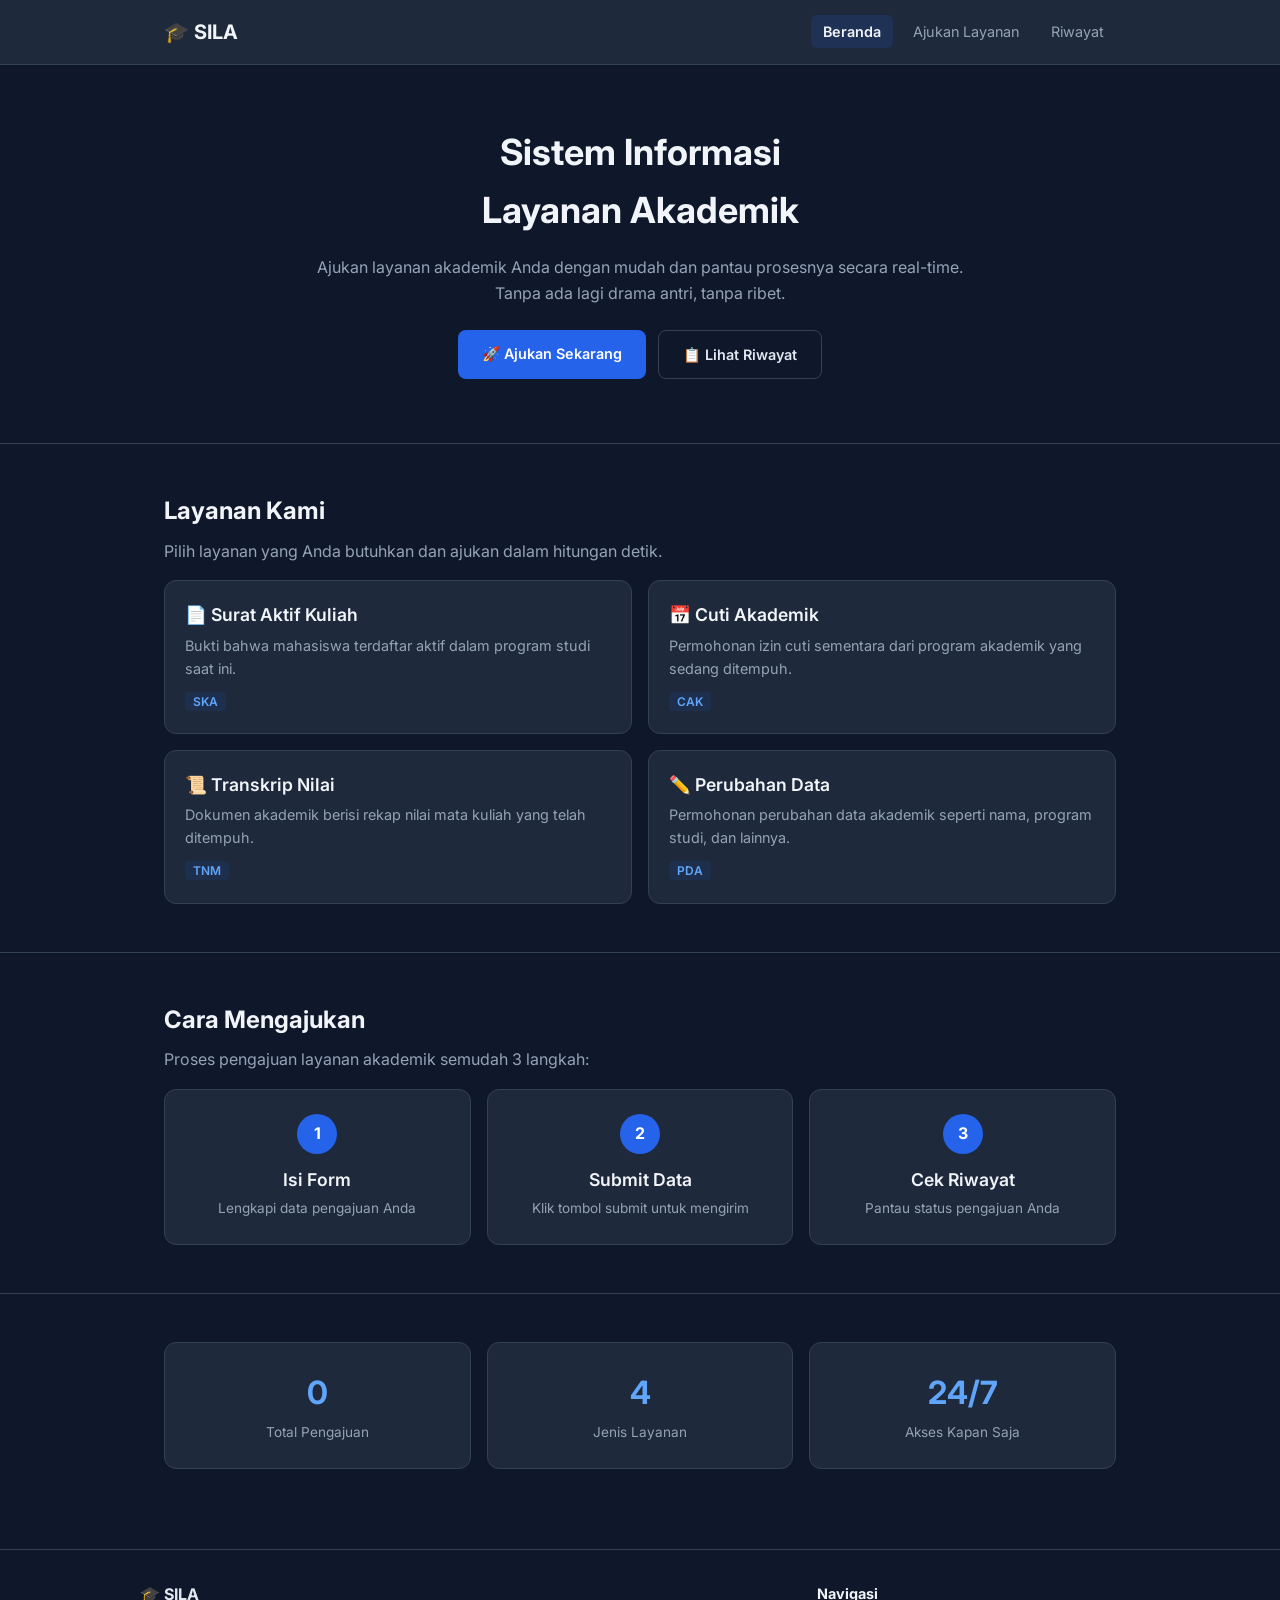
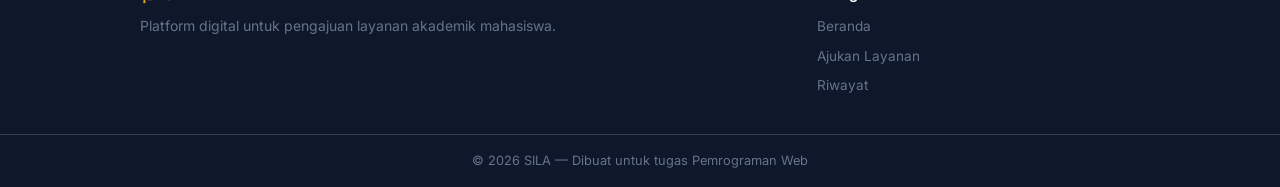
<file: index.html>
<!DOCTYPE html>
<html lang="id">

<head>
    <meta charset="UTF-8">
    <meta name="viewport" content="width=device-width, initial-scale=1.0">
    <title>SILA — Sistem Informasi Layanan Akademik</title>
    <link rel="preconnect" href="https://fonts.googleapis.com">
    <link rel="preconnect" href="https://fonts.gstatic.com" crossorigin>
    <link href="https://fonts.googleapis.com/css2?family=Inter:wght@400;600;700&display=swap" rel="stylesheet">
    <link rel="stylesheet" href="css/style.css">
</head>

<body>

    <header class="navbar">
        <div class="container navbar-inner">
            <a href="index.html" class="logo">🎓 SILA</a>
            
            <input type="checkbox" id="navToggle" class="nav-toggle">
            <label for="navToggle" class="hamburger">
                <span></span>
                <span></span>
                <span></span>
            </label>

            <nav>
                <ul class="nav-menu">
                    <li><a href="index.html" class="active">Beranda</a></li>
                    <li><a href="layanan.html">Ajukan Layanan</a></li>
                    <li><a href="riwayat.html">Riwayat</a></li>
                </ul>
            </nav>
        </div>
    </header>
    <main>

        <section class="hero">
            <div class="container">
                <h1>Sistem Informasi<br>Layanan Akademik</h1>
                <p>Ajukan layanan akademik Anda dengan mudah dan pantau prosesnya secara real-time.<br>Tanpa ada lagi drama antri,
                    tanpa ribet.</p>
                <div class="hero-buttons">
                    <a href="layanan.html" class="btn btn-primary">🚀 Ajukan Sekarang</a>
                    <a href="riwayat.html" class="btn btn-outline">📋 Lihat Riwayat</a>
                </div>
            </div>
        </section>
        
        <section class="section">
            <div class="container">
                <h2>Layanan Kami</h2>
                <p class="section-desc">Pilih layanan yang Anda butuhkan dan ajukan dalam hitungan detik.</p>
                <div class="cards-grid">
                    <article class="card">
                        <h3>📄 Surat Aktif Kuliah</h3>
                        <p>Bukti bahwa mahasiswa terdaftar aktif dalam program studi saat ini.</p>
                        <a href="layanan.html#ska" class="card-code">SKA</a> 
                    </article>
                    <article class="card">
                        <h3>📅 Cuti Akademik</h3>
                        <p>Permohonan izin cuti sementara dari program akademik yang sedang ditempuh.</p>
                        <a href="layanan.html#cak" class="card-code">CAK</a>
                    </article>
                    <article class="card">
                        <h3>📜 Transkrip Nilai</h3>
                        <p>Dokumen akademik berisi rekap nilai mata kuliah yang telah ditempuh.</p>
                        <a href="layanan.html#tnm" class="card-code">TNM</a>
                    </article>
                    <article class="card">
                        <h3>✏️ Perubahan Data</h3>
                        <p>Permohonan perubahan data akademik seperti nama, program studi, dan lainnya.</p>
                        <a href="layanan.html#pda" class="card-code">PDA</a>
                    </article>
                </div>
            </div>
        </section>

        <section class="section">
            <div class="container">
                <h2>Cara Mengajukan</h2>
                <p class="section-desc">Proses pengajuan layanan akademik semudah 3 langkah:</p>
                <div class="steps-grid">
                    <div class="step">
                        <div class="step-number">1</div>
                        <h3>Isi Form</h3>
                        <p>Lengkapi data pengajuan Anda</p>
                    </div>
                    <div class="step">
                        <div class="step-number">2</div>
                        <h3>Submit Data</h3>
                        <p>Klik tombol submit untuk mengirim</p>
                    </div>
                    <div class="step">
                        <div class="step-number">3</div>
                        <h3>Cek Riwayat</h3>
                        <p>Pantau status pengajuan Anda</p>
                    </div>
                </div>
            </div>
        </section>

        <section class="section">
            <div class="container">
                <div class="stats-grid">
                    <div class="stat">
                        <div class="stat-number">0</div>
                        <div class="stat-label">Total Pengajuan</div>
                    </div>
                    <div class="stat">
                        <div class="stat-number">4</div>
                        <div class="stat-label">Jenis Layanan</div>
                    </div>
                    <div class="stat">
                        <div class="stat-number">24/7</div>
                        <div class="stat-label">Akses Kapan Saja</div>
                    </div>
                </div>
            </div>
        </section>

    </main>

    <footer class="footer">
        <div class="container footer-inner">
            <div>
                <strong>🎓 SILA</strong>
                <p>Platform digital untuk pengajuan layanan akademik mahasiswa.</p>
            </div>
            <div class="footer-nav">
                <h4>Navigasi</h4>
                <ul>
                    <li><a href="index.html">Beranda</a></li>
                    <li><a href="layanan.html">Ajukan Layanan</a></li>
                    <li><a href="riwayat.html">Riwayat</a></li>
                </ul>
            </div>
        </div>
        <div class="footer-bottom">
            <div class="container">
                <p>&copy; 2026 SILA — Dibuat untuk tugas Pemrograman Web</p>
            </div>
        </div>
    </footer>
    <script src="js/script.js"></script>

</body>

</html>
</file>
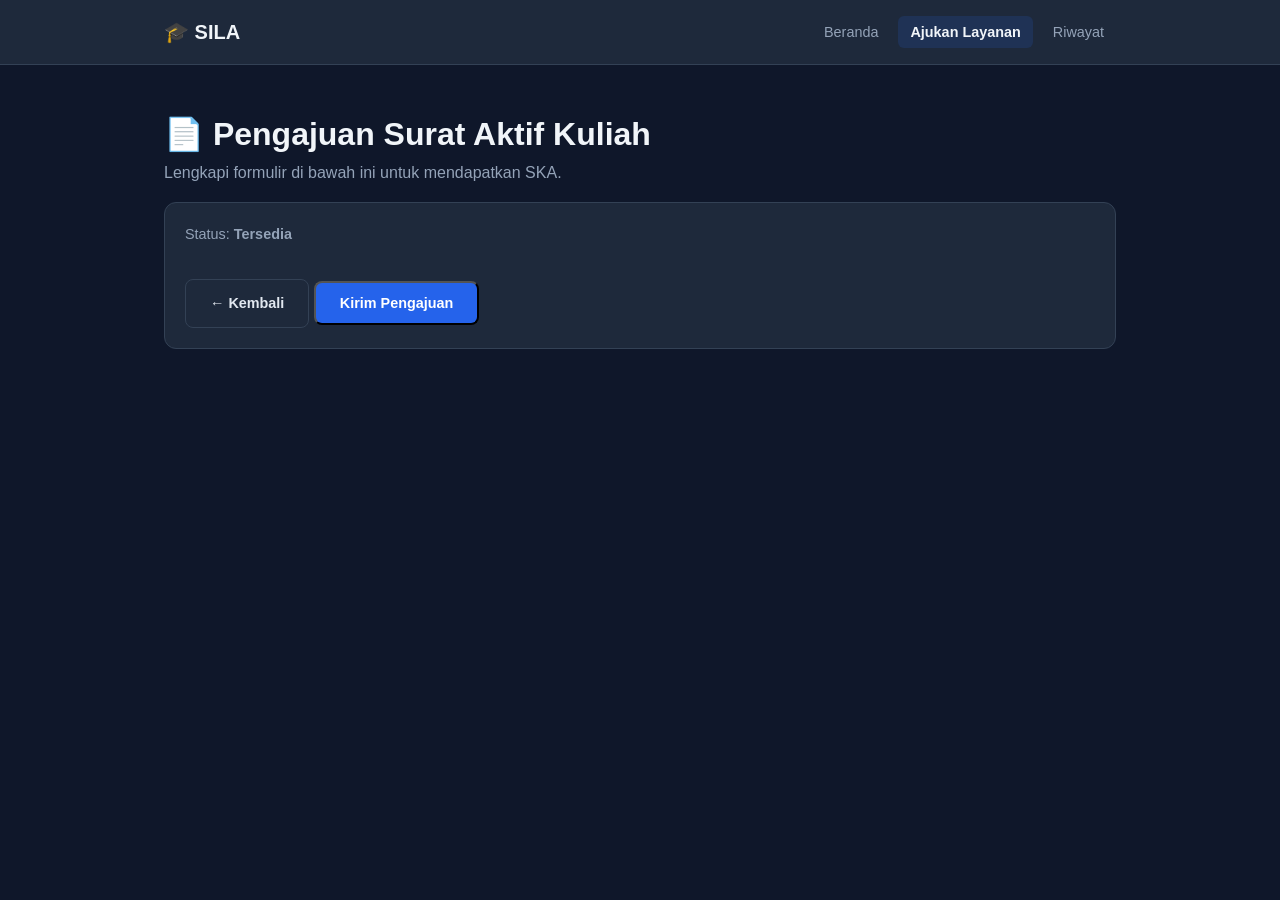
<file: cak.html>
<!DOCTYPE html>
<html lang="id">
<head>
    <meta charset="UTF-8">
    <meta name="viewport" content="width=device-width, initial-scale=1.0">
    <title>SKA — SILA</title>
    <link rel="stylesheet" href="css/style.css">
</head>
<body>
    <header class="navbar">
        <div class="container navbar-inner">
            <a href="index.html" class="logo">🎓 SILA</a>
            <input type="checkbox" id="navToggle" class="nav-toggle">
            <label for="navToggle" class="hamburger"><span></span><span></span><span></span></label>
            <nav>
                <ul class="nav-menu">
                    <li><a href="index.html">Beranda</a></li>
                    <li><a href="layanan.html" class="active">Ajukan Layanan</a></li>
                    <li><a href="riwayat.html">Riwayat</a></li>
                </ul>
            </nav>
        </div>
    </header>

    <main class="section">
        <div class="container">
            <h1>📄 Pengajuan Surat Aktif Kuliah</h1>
            <p class="section-desc">Lengkapi formulir di bawah ini untuk mendapatkan SKA.</p>
            <div class="card">
                <p>Status: <strong>Tersedia</strong></p>
                <br>
                <a href="layanan.html" class="btn btn-outline">← Kembali</a>
                <button class="btn btn-primary">Kirim Pengajuan</button>
            </div>
        </div>
    </main>
    <script src="js/script.js"></script>
</body>

</html>
</file>
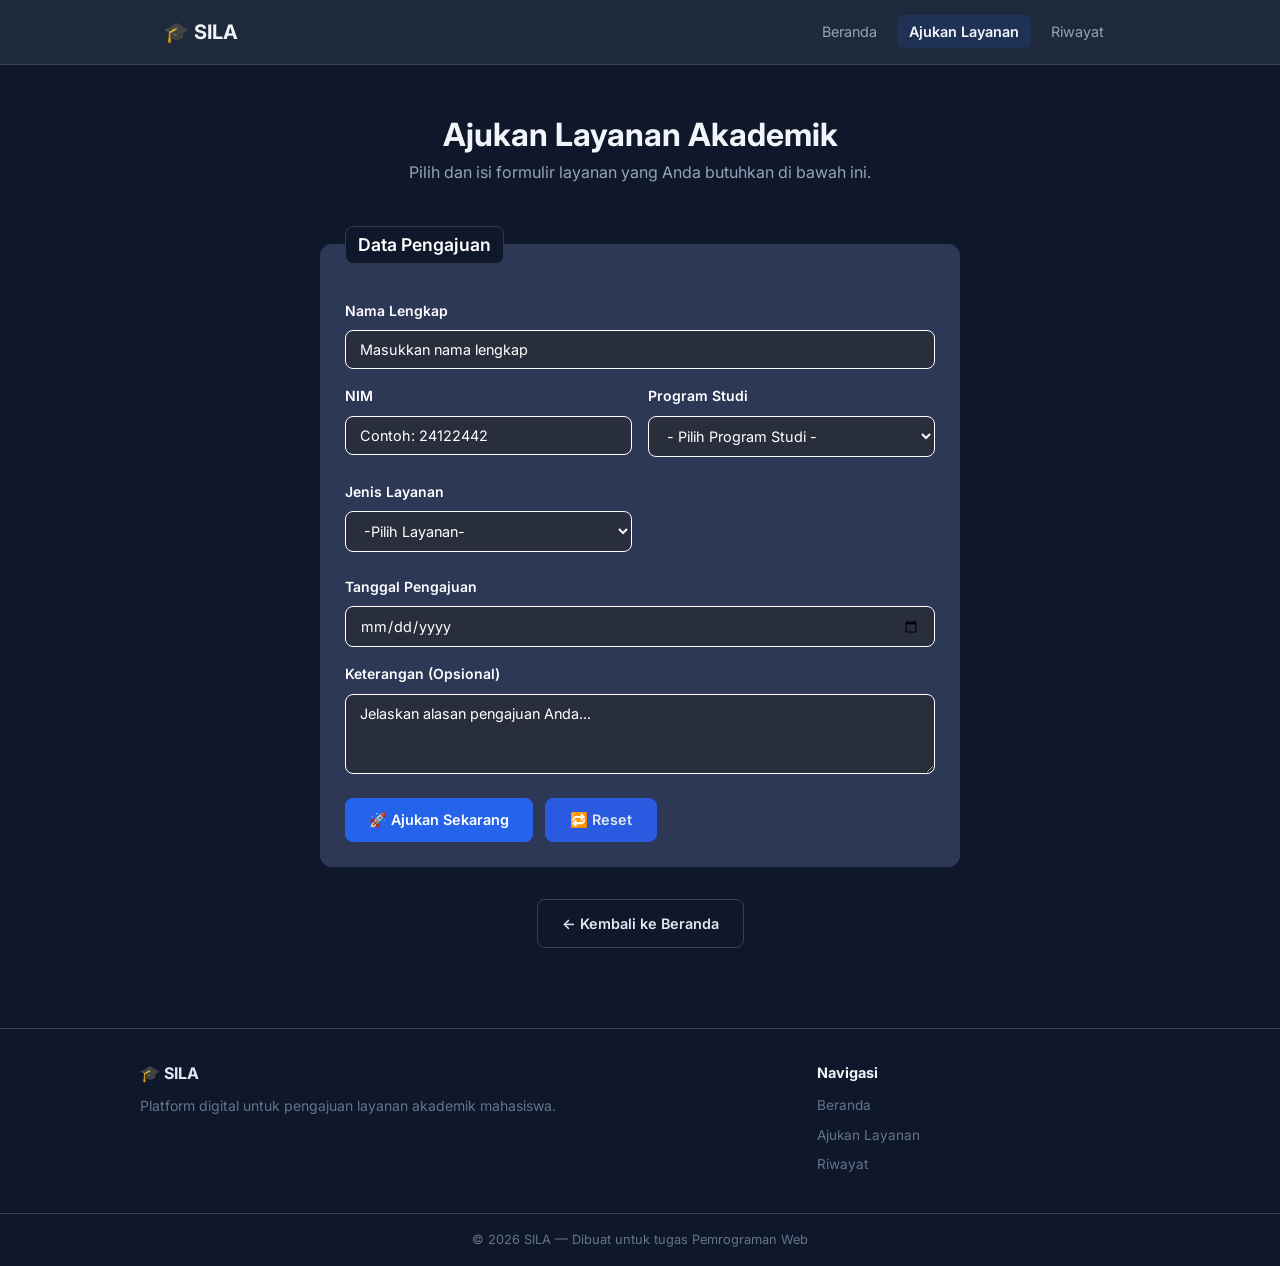
<file: layanan.html>
<!DOCTYPE html>
<html lang="id">
 
<head>
    <meta charset="UTF-8">
    <meta name="viewport" content="width=device-width, initial-scale=1.0">
    <title>Ajukan Layanan — SILA</title>
    <link rel="preconnect" href="https://fonts.googleapis.com">
    <link rel="preconnect" href="https://fonts.gstatic.com" crossorigin>
    <link href="https://fonts.googleapis.com/css2?family=Inter:wght@400;600;700&display=swap" rel="stylesheet">
    <link rel="stylesheet" href="css/style.css">
</head>
 
<body>
 
    <header class="navbar">
        <div class="container navbar-inner">
            <a href="index.html" class="logo">🎓 SILA</a>
            
            <input type="checkbox" id="navToggle" class="nav-toggle">
            <label for="navToggle" class="hamburger">
                <span></span>
                <span></span>
                <span></span>
            </label>
 
            <nav>
                <ul class="nav-menu">
                    <li><a href="index.html">Beranda</a></li>
                    <li><a href="layanan.html" class="active">Ajukan Layanan</a></li>
                    <li><a href="riwayat.html">Riwayat</a></li>
                </ul>
            </nav>
        </div>
    </header>
 
    <main>
        <section class="section">
            <div class="container">
                <div style="text-align: center; margin-bottom: 40px;">
                    <h1>Ajukan Layanan Akademik</h1>
                    <p class="section-desc">Pilih dan isi formulir layanan yang Anda butuhkan di bawah ini.</p>
                </div>
                
                <form action="#" method="post" class="form-card" onsubmit="return validasiForm()">
                    <fieldset>
                        <legend>Data Pengajuan</legend>
                        
                        <div class="form-group">
                            <label for="nama">Nama Lengkap</label>
                            <input type="text" id="nama" name="nama" placeholder="Masukkan nama lengkap">
                        </div>
                        
                        <div class="form-row">
                            <div class="form-group">
                                <label for="nim">NIM</label>
                                <input type="text" id="nim" name="nim" placeholder="Contoh: 24122442" maxlength="8">
                            </div>
                            <div class="form-group">
                                <label for="prodi">Program Studi</label>
                                <select id="prodi" name="prodi">
                                    <option value="" disabled selected>- Pilih Program Studi -</option>
                                    <option value="Sistem Informasi">Sistem Informasi</option>
                                    <option value="Teknik Informatika">Teknik Informatika</option>
                                    <option value="Manajemen">Manajemen</option>
                                    <option value="Akuntansi">Akuntansi</option>
                                </select>
                            </div>
                        </div>
                        <div class="form-row">
                            <div class="form-group">
                                <label for="layanan">Jenis Layanan</label>
                                <select id="layanan" name="layanan">
                                    <option value="">-Pilih Layanan-</option>
                                    <option value="SKA">SKA - Surat Aktif Kuliah</option>
                                    <option value="CAK">CAK - Cuti Akademik</option>
                                    <option value="TNM">TNM - Transkrip Nilai</option>
                                    <option value="PDA">PDA - Perubahan Data</option>
                                </select>
                            </div>
                        </div>
                        <div class="form-group">
                            <label for="tanggal">Tanggal Pengajuan</label>
                            <input type="date" id="tanggal" name="tanggal">
                        </div>
 
                        <div class="form-group">
                            <label for="keterangan">Keterangan (Opsional)</label>
                            <textarea id="keterangan" name="keterangan" rows="3" placeholder="Jelaskan alasan pengajuan Anda..."></textarea>
                        </div>
 
                        <div class="form-actions">
                            <button type="submit" class="btn btn-primary">🚀 Ajukan Sekarang</button>
                            <button type="reset" class="btn btn-outline">🔁 Reset</button>
                        </div>
                    </fieldset>
                </form>
 
                <div style="text-align: center; margin-top: 32px;">
                    <a href="index.html" class="btn btn-outline">← Kembali ke Beranda</a>
                </div>
            </div>
        </section>
    </main>
 
    <footer class="footer">
        <div class="container footer-inner">
            <div>
                <strong>🎓 SILA</strong>
                <p>Platform digital untuk pengajuan layanan akademik mahasiswa.</p>
            </div>
            <div class="footer-nav">
                <h4>Navigasi</h4>
                <ul>
                    <li><a href="index.html">Beranda</a></li>
                    <li><a href="layanan.html">Ajukan Layanan</a></li>
                    <li><a href="riwayat.html">Riwayat</a></li>
                </ul>
            </div>
        </div>
        <div class="footer-bottom">
            <div class="container">
                <p>&copy; 2026 SILA — Dibuat untuk tugas Pemrograman Web</p>
            </div>
        </div>
    </footer>
    <script src="js/script.js"></script>
</body>

</html>
</file>
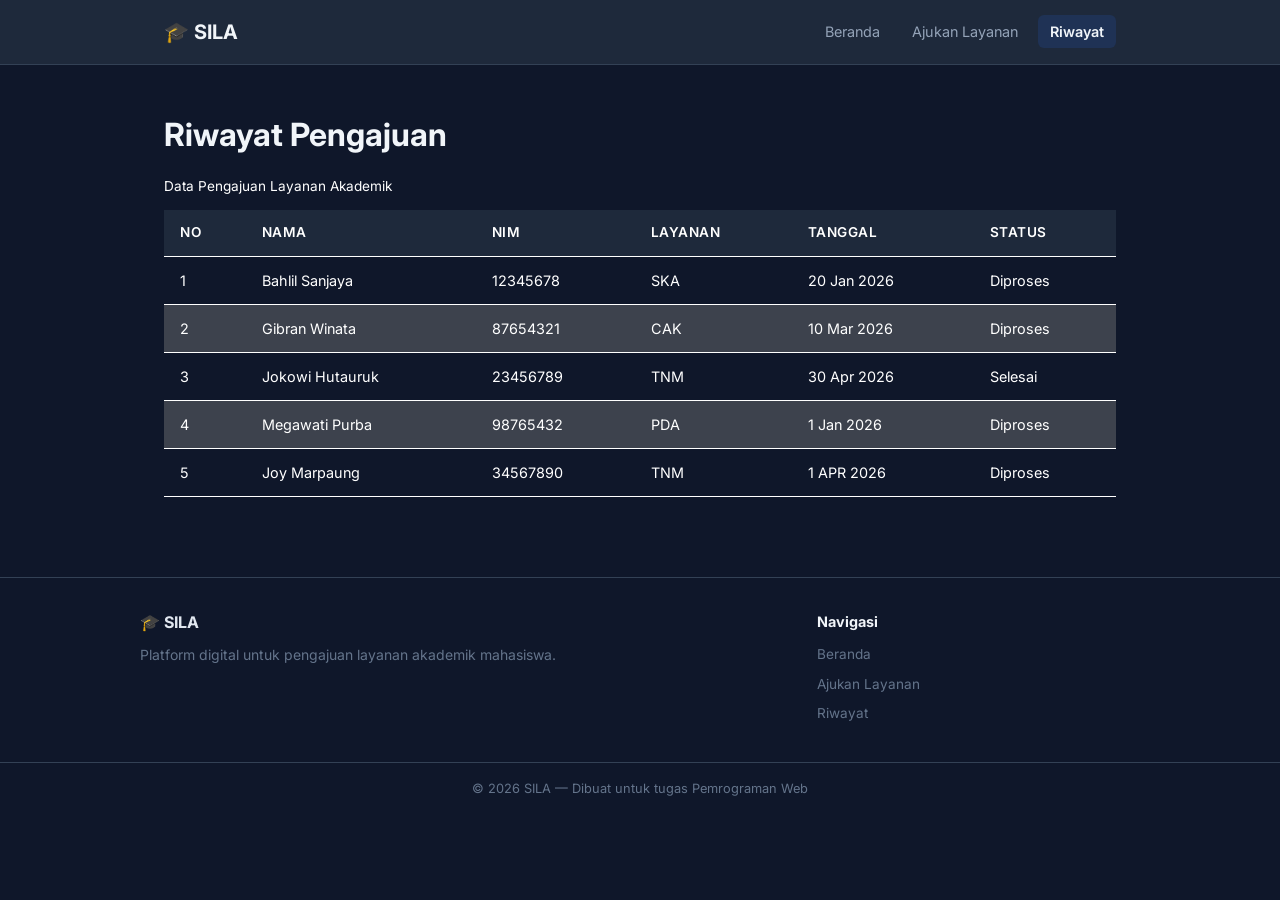
<file: riwayat.html>
<!DOCTYPE html>
<html lang="id">

<head>
    <meta charset="UTF-8">
    <meta name="viewport" content="width=device-width, initial-scale=1.0">
    <title>Riwayat Pengajuan — SILA</title>
    <link rel="preconnect" href="https://fonts.googleapis.com">
    <link rel="preconnect" href="https://fonts.gstatic.com" crossorigin>
    <link href="https://fonts.googleapis.com/css2?family=Inter:wght@400;600;700&display=swap" rel="stylesheet">
    <link rel="stylesheet" href="css/style.css">
</head>

<body>

    <header class="navbar">
        <div class="container navbar-inner">
            <a href="index.html" class="logo">🎓 SILA</a>
            
            <input type="checkbox" id="navToggle" class="nav-toggle">
            <label for="navToggle" class="hamburger">
                <span></span>
                <span></span>
                <span></span>
            </label>

            <nav>
                <ul class="nav-menu">
                    <li><a href="index.html">Beranda</a></li>
                    <li><a href="layanan.html">Ajukan Layanan</a></li>
                    <li><a href="riwayat.html" class="active">Riwayat</a></li>
                </ul>
            </nav>
        </div>
    </header>

    <main>
        <section class="section">
            <div class="container">
                <h1>Riwayat Pengajuan</h1>
                <table class="data-table">
                    <caption>Data Pengajuan Layanan Akademik</caption>
                    <thead>
                        <tr>
                            <th>NO</th>
                            <th>Nama</th>
                            <th>NIM</th>
                            <th>Layanan</th>
                            <th>Tanggal</th>
                            <th>Status</th>
                        </tr>
                    </thead>
                    <tbody>
                        <tr>
                            <td>1</td>
                            <td>Bahlil Sanjaya</td>
                            <td>12345678</td>
                            <td>SKA</td>
                            <td>20 Jan 2026</td>
                            <td>Diproses</td>
                        </tr>
                        <tr>
                            <td>2</td>
                            <td>Gibran Winata</td>
                            <td>87654321</td>
                            <td>CAK</td>
                            <td>10 Mar 2026</td>
                            <td>Diproses</td>
                        </tr>
                        <tr>
                            <td>3</td>
                            <td>Jokowi Hutauruk</td>
                            <td>23456789</td>
                            <td>TNM</td>
                            <td>30 Apr 2026</td>
                            <td>Selesai</td>
                        </tr>
                        <tr>
                            <td>4</td>
                            <td>Megawati Purba</td>
                            <td>98765432</td>
                            <td>PDA</td>
                            <td>1 Jan 2026</td>
                            <td>Diproses</td>
                        </tr>
                        <tr>
                            <td>5</td>
                            <td>Joy Marpaung</td>
                            <td>34567890</td>
                            <td>TNM</td>
                            <td>1 APR 2026</td>
                            <td>Diproses</td>
                        </tr>
                    </tbody>
                </table>
            </div>
        </section>
    </main>

    <footer class="footer">
        <div class="container footer-inner">
            <div>
                <strong>🎓 SILA</strong>
                <p>Platform digital untuk pengajuan layanan akademik mahasiswa.</p>
            </div>
            <div class="footer-nav">
                <h4>Navigasi</h4>
                <ul>
                    <li><a href="index.html">Beranda</a></li>
                    <li><a href="layanan.html">Ajukan Layanan</a></li>
                    <li><a href="riwayat.html">Riwayat</a></li>
                </ul>
            </div>
        </div>
        <div class="footer-bottom">
            <div class="container">
                <p>&copy; 2026 SILA — Dibuat untuk tugas Pemrograman Web</p>
            </div>
        </div>
    </footer>
    <script src="js/script.js"></script>

</body>

</html>
</file>
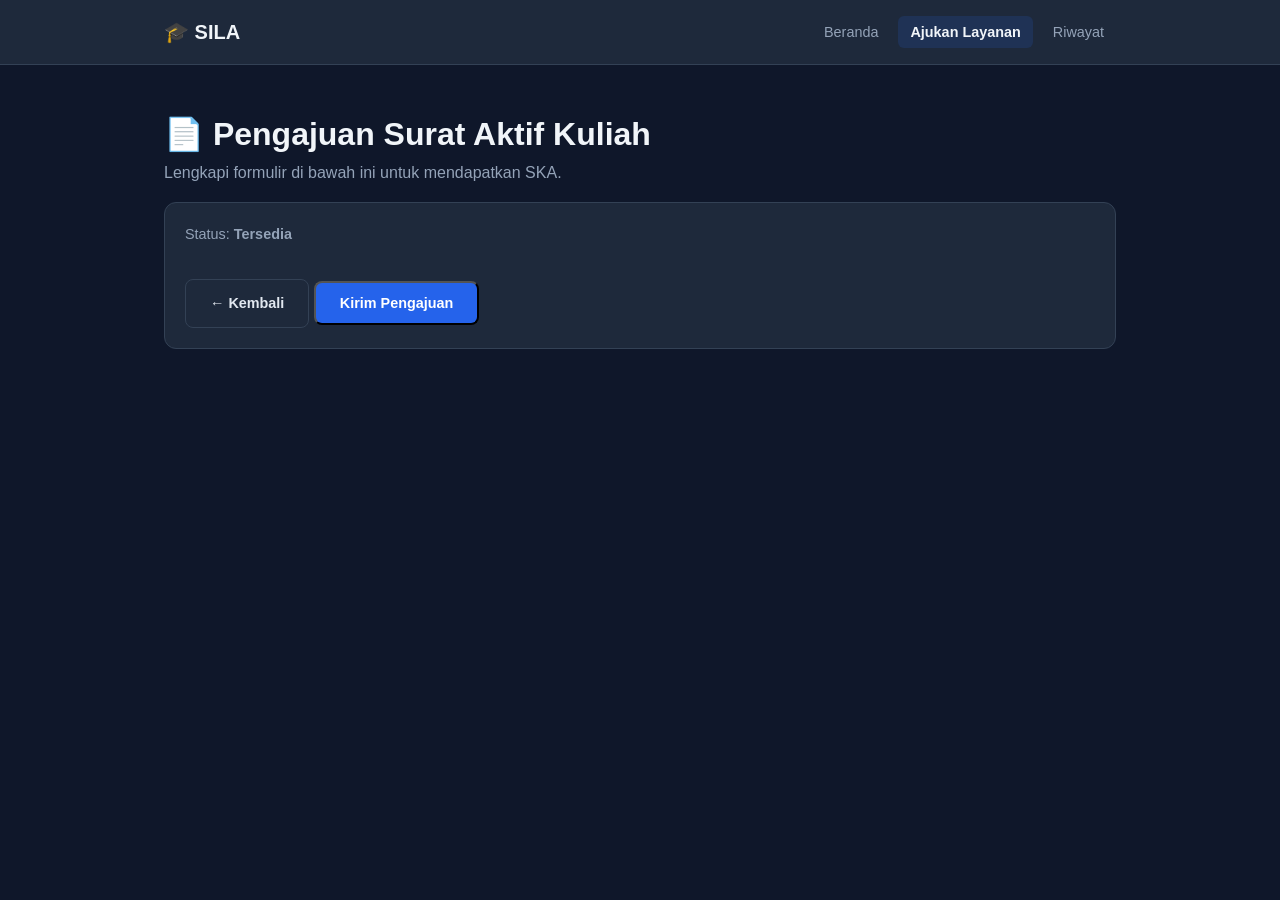
<file: ska.html>
<!DOCTYPE html>
<html lang="id">
<head>
    <meta charset="UTF-8">
    <meta name="viewport" content="width=device-width, initial-scale=1.0">
    <title>SKA — SILA</title>
    <link rel="stylesheet" href="css/style.css">
</head>
<body>
    <header class="navbar">
        <div class="container navbar-inner">
            <a href="index.html" class="logo">🎓 SILA</a>
            <input type="checkbox" id="navToggle" class="nav-toggle">
            <label for="navToggle" class="hamburger"><span></span><span></span><span></span></label>
            <nav>
                <ul class="nav-menu">
                    <li><a href="index.html">Beranda</a></li>
                    <li><a href="layanan.html" class="active">Ajukan Layanan</a></li>
                    <li><a href="riwayat.html">Riwayat</a></li>
                </ul>
            </nav>
        </div>
    </header>

    <main class="section">
        <div class="container">
            <h1>📄 Pengajuan Surat Aktif Kuliah</h1>
            <p class="section-desc">Lengkapi formulir di bawah ini untuk mendapatkan SKA.</p>
            <div class="card">
                <p>Status: <strong>Tersedia</strong></p>
                <br>
                <a href="layanan.html" class="btn btn-outline">← Kembali</a>
                <button class="btn btn-primary">Kirim Pengajuan</button>
            </div>
        </div>
    </main>
    <script src="js/script.js"></script>
</body>

</html>
</file>
<file: css/style.css>
* {
    margin: 0;
    padding: 0;
    box-sizing: border-box;
}
 
body {
    background-color: #0f172a;
    color: #e2e8f0;
    font-family: 'Inter', sans-serif;
    font-size: 16px;
    line-height: 1.6;
    padding-top: 60px;
}
 
h1, h2, h3 {
    color: #f1f5f9;
}
 
h1 {
    font-size: 2rem;
    font-weight: 700;
}
 
h2 {
    font-size: 1.5rem;
    font-weight: 700;
    margin-bottom: 8px;
}
 
h3 {
    font-size: 1.1rem;
    font-weight: 600;
    margin-bottom: 4px;
}
 
a {
    color: #60a5fa;
    text-decoration: none;
}
 
a:hover {
    color: #93c5fd;
}
 
hr {
    border: none;
    border-top: 1px solid #334155;
}
 
.section-desc {
    color: #94a3b8;
    margin-bottom: 16px;
}
 
@keyframes fadeIn {
    from {
        opacity: 0;
        transform: translateY(20px);
    }
    to {
        opacity: 1;
        transform: translateY(0);
    }
}
 
.hero {
    padding: 64px 0;
    text-align: center;
    animation: fadeIn 0.6s ease;
}
 
.container {
    max-width: 1000px;
    margin: 0 auto;
    padding: 0 24px;
}
 
.navbar {
    background-color: #1e293b;
    border-bottom: 1px solid #334155;
    padding: 16px 0;
    position: fixed;
    top: 0;
    left: 0;
    width: 100%;
    z-index: 1000;
}
 
.navbar-inner {
    display: flex;
    justify-content: space-between;
    align-items: center;
}
 
.logo {
    font-size: 1.25rem;
    font-weight: 700;
    color: #f1f5f9;
}
 
.nav-menu {
    list-style: none;
    display: flex;
    gap: 8px;
}
 
.nav-menu li a {
    color: #94a3b8;
    font-size: 0.9rem;
    padding: 8px 12px;
    border-radius: 6px;
    transition: background-color 0.3s, color 0.3s;
}
 
.nav-menu li a:hover {
    color: #f1f5f9;
    background-color: rgba(255, 255, 255, 0.05);
}
 
.nav-menu li a.active {
    color: #f1f5f9;
    font-weight: 600;
    background-color: rgba(37, 99, 235, 0.15);
}
 
.nav-toggle {
    display: none;
}
 
.hamburger {
    display: none;
    flex-direction: column;
    gap: 5px;
    cursor: pointer;
    padding: 4px;
}
 
.hamburger span {
    display: block;
    width: 24px;
    height: 3px;
    background-color: #f1f5f9;
    border-radius: 2px;
}
 
.hero h1 {
    font-size: 2.25rem;
    margin-bottom: 16px;
}
 
.hero p {
    color: #94a3b8;
    margin-bottom: 24px;
}
 
.hero-buttons {
    display: flex;
    justify-content: center;
    gap: 12px;
}
 
.btn {
    display: inline-block;
    padding: 12px 24px;
    border-radius: 8px;
    font-size: 0.9rem;
    font-weight: 600;
    transition: background-color 0.3s, color 0.3s, transform 0.25s;
}
 
.btn-primary {
    background-color: #2563eb;
    color: #fff;
}
 
.btn-primary:hover {
    background-color: #1d4ed8;
    color: #fff;
    transform: translateY(-2px);
}
 
.btn-outline {
    border: 1px solid #334155;
    color: #e2e8f0;
}
 
.btn-outline:hover {
    background-color: #1e293b;
    color: #f1f5f9;
    transform: translateY(-2px);
}
 
.section {
    padding: 48px 0;
    border-top: 1px solid #334155;
}
 
.cards-grid {
    display: grid;
    grid-template-columns: 1fr 1fr;
    gap: 16px;
    margin-top: 16px;
}
 
.card {
    background-color: #1e293b;
    border: 1px solid #334155;
    border-radius: 12px;
    padding: 20px;
    transition: border-color 0.3s, transform 0.25s;
}
 
.card:hover {
    border-color: #475569;
    transform: translateY(-2px);
}
 
.card p {
    color: #94a3b8;
    font-size: 0.9rem;
    margin-bottom: 8px;
}
 
.card-code {
    font-size: 0.75rem;
    font-weight: 600;
    color: #60a5fa;
    background-color: rgba(37, 99, 235, 0.1);
    padding: 2px 8px;
    border-radius: 4px;
}
 
.steps-grid {
    display: flex;
    gap: 16px;
    margin-top: 16px;
}
 
.step {
    flex: 1;
    text-align: center;
    background-color: #1e293b;
    border: 1px solid #334155;
    border-radius: 12px;
    padding: 24px 16px;
}
 
.step-number {
    width: 40px;
    height: 40px;
    background-color: #2563eb;
    color: #fff;
    border-radius: 50%;
    display: flex;
    align-items: center;
    justify-content: center;
    font-weight: 700;
    margin: 0 auto 12px;
}
 
.step p {
    color: #94a3b8;
    font-size: 0.85rem;
}
 
.stats-grid {
    display: flex;
    gap: 16px;
}
 
.stat {
    flex: 1;
    text-align: center;
    background-color: #1e293b;
    border: 1px solid #334155;
    border-radius: 12px;
    padding: 24px;
}
 
.stat-number {
    font-size: 2rem;
    font-weight: 700;
    color: #60a5fa;
}
 
.stat-label {
    color: #94a3b8;
    font-size: 0.85rem;
    margin-top: 4px;
}
 
/* Footer */
.footer {
    border-top: 1px solid #334155;
    margin-top: 32px;
}
 
.footer-inner {
    display: grid;
    grid-template-columns: 2fr 1fr;
    gap: 32px;
    padding: 32px 0;
}
 
.footer-inner p {
    color: #64748b;
    font-size: 0.875rem;
    margin-top: 8px;
}
 
.footer-inner h4 {
    color: #f1f5f9;
    margin-bottom: 8px;
    font-size: 0.9rem;
}
 
.footer-nav ul {
    list-style: none;
}
 
.footer-nav ul li {
    margin-bottom: 4px;
}
 
.footer-nav ul li a {
    color: #64748b;
    font-size: 0.85rem;
    transition: color 0.3s;
}
 
.footer-nav ul li a:hover {
    color: #93c5fd;
}
 
.footer-bottom {
    border-top: 1px solid #334155;
    padding: 16px 0;
    text-align: center;
}
 
.footer-bottom p {
    font-size: 0.8rem;
    color: #64748b;
}
 
@media (max-width: 768px) {
    .navbar-inner {
        flex-wrap: wrap;
    }
 
    .hamburger {
        display: flex;
    }
 
    nav {
        width: 100%;
        order: 3;
    }
 
    .nav-menu {
        display: none;
        flex-direction: column;
        gap: 0;
        width: 100%;
        padding: 8px 0;
        border-top: 1px solid #334155;
        margin-top: 12px;
    }
 
    .nav-menu li a {
        display: block;
        padding: 10px 0;
        border-radius: 0;
    }
 
    .nav-toggle:checked ~ nav .nav-menu {
        display: flex;
        gap: 4px;
    }
 
    .hero h1 {
        font-size: 1.5rem;
    }
 
    .hero-buttons {
        flex-direction: column;
        align-items: center;
    }
 
    .cards-grid {
        grid-template-columns: 1fr;
    }
 
    .steps-grid,
    .stats-grid {
        flex-direction: column;
    }
 
    .footer-inner {
        grid-template-columns: 1fr;
        gap: 24px;
    }
}
 
@media (max-width: 480px) {
    .hero h1 {
        font-size: 1.25rem;
    }
 
    .btn {
        width: 100%;
        text-align: center;
    }
}
 
html {
    scroll-behavior: smooth;
}
 
.service-box {
    background-color: #1e293b;
    border: 1px solid #334155;
    border-radius: 12px;
    padding: 24px;
    margin-bottom: 24px;
    scroll-margin-top: 100px;
}
 
/* Base form inputs */
input[type="text"],
input[type="date"],
select,
textarea {
    width: 100%;
    padding: 12px;
    margin: 8px 0;
    display: block;
    border: 1px solid #334155;
    border-radius: 8px;
    background-color: #0f172a;
    color: #f1f5f9;
    font-family: inherit;
    outline: none;
    transition: border-color 0.3s;
}
 
.form-card {
    max-width: 640px;
    margin: 0 auto;
}
 
fieldset {
    border: 1px solid #2d3857;
    border-radius: 12px;
    padding: 24px;
    background-color: #2d3857;
}
 
legend {
    font-size: 1.1rem;
    font-weight: 600;
    color: #ffffff;
    padding: 4px 12px;
    background-color: #0f172a;
    border: 1px solid #2d3857; 
    border-radius: 8px;
    margin-bottom: 12px;
}
.form-group {
    margin-bottom: 16px;
}
 
.form-group label {
    display: block;
    font-size: 0.875rem;
    font-weight: 600;
    color: #ffffff;
    margin-bottom: 6px;
}
 
/* Specific styling for fields inside .form-group matching your original code */
.form-group input,
.form-group select,
.form-group textarea {
    width: 100%;
    padding: 10px 14px;
    background-color: #27252585;
    border: 1px solid rgb(255, 255, 255);
    border-radius: 8px;
    color: #ffffff;
    font-family: inherit;
    font-size: 0.9rem;
    outline: none;
    transition: border-color 0.3s;
}
 
.form-group input:focus,
.form-group select:focus,
.form-group textarea:focus {
    border-color: rgb(255, 255, 255);
}
 
.form-group input::placeholder,
.form-group textarea::placeholder {
    color: white;
}
 
.form-group select {
    cursor: pointer;
}
 
.form-group textarea {
    resize: vertical;
    min-height: 80px;
}
 
.form-row {
    display: grid;
    grid-template-columns: 1fr 1fr;
    gap: 16px;
}
 
.form-actions {
    display: flex;
    gap: 12px;
    margin-top: 24px;
}
 
.form-actions .btn {
    cursor: pointer;
    border: none;
    font-family: inherit;
}
 
.form-actions .btn-outline {
    border: 1px solid rgb(42, 90, 223);
    background: rgb(42, 90, 223);
}

.data-table{
    width: 100%;
    border-collapse: collapse;
    margin-top: 16px;
    min-width: 600px;
}

.data-table caption{
    text-align: left;
    font-size: 0.85rem;
    color: white;
    margin-bottom: 12px;
}

.data-table th,
.data-table td{
    padding: 12px 16px;
    text-align: left;
    border-bottom: 1px solid white; 
}

.data-table th{
    background-color: #1e293b;
    color: #ffffff;
    font-size: 0.85rem;
    font-weight: 600;
    text-transform: uppercase;
    letter-spacing: 0.5px;
}

.data-table td{
    color: #ffffff;
    font-size: 0.9rem;
}

.data-table tbody tr:nth-child(even){
    background-color: #8c8d895d;
}

.data-table tbody tr:hover {
    background-color: #3e557a;
}

@media (max-width: 768px) {
    .data-table {font-size: 0.8rem;}
    .data-table th, .data-table td {padding: 8px 10px;}
}
</file>
